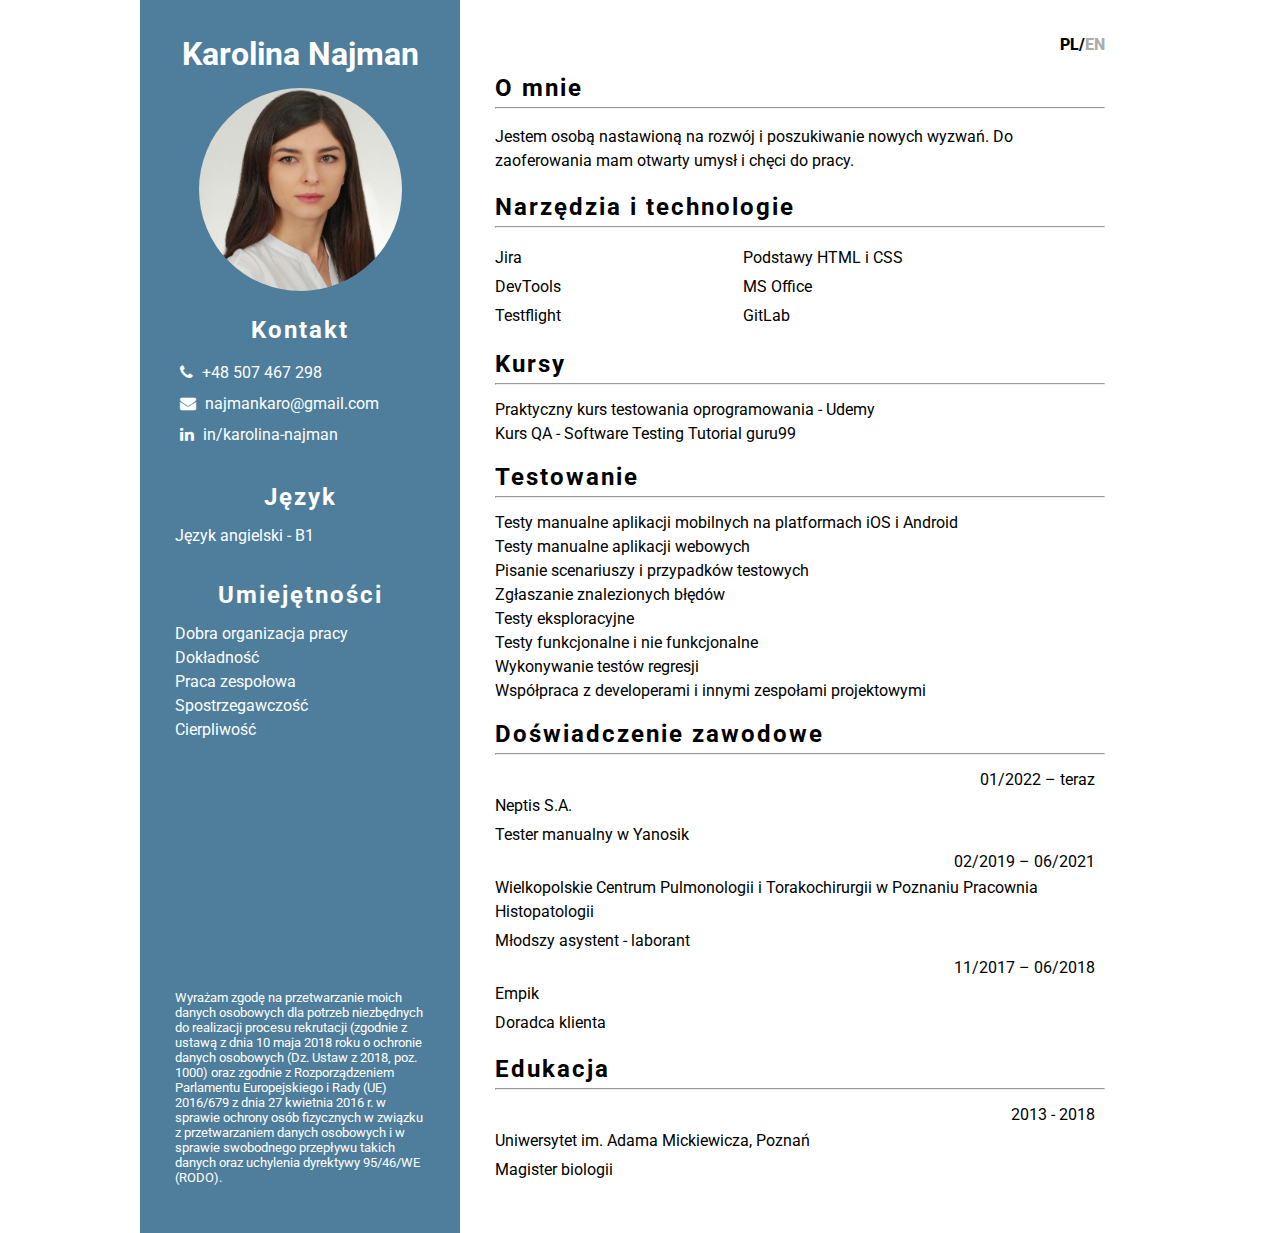
<file: index.html>
<!doctype html>
<html lang="pl">
    <head>
        <!-- Global site tag (gtag.js) - Google Analytics -->
        <script async src="https://www.googletagmanager.com/gtag/js?id=UA-96375562-1"></script>
        <script>
         window.dataLayer = window.dataLayer || [];
        function gtag(){dataLayer.push(arguments);}
        gtag('js', new Date());

        gtag('config', 'UA-96375562-1');
        </script>
        <meta charset="UTF-8">
        <title>CV</title>
        <link rel="stylesheet" type="text/css" href="style.css">
        <link href="https://fonts.googleapis.com/css2?family=Roboto:wght@400;700&display=swap" rel="stylesheet">
        <link rel="stylesheet" href="https://cdnjs.cloudflare.com/ajax/libs/font-awesome/4.7.0/css/font-awesome.min.css">
    </head>
    <body>
        <div class="container">
            <div class="column1">
                <h1>Karolina Najman</h1>
                <section class="c1">                    
                    <img class="foto" src="assets/profilowe.jpg" alt="Zdjęcie profilowe">
                </section>
                <section class="c1">
                    <h3>Kontakt</h3>
                    <ul>
                        <li>
                            <i class="fa fa-phone" aria-hidden="true"></i>
                            <p>+48 507 467 298</p>
                        </li>
                        <li>
                            <a href="mailto:najmankaro@gmail.com">
                                <i class="fa fa-envelope" aria-hidden="true"></i>
                            najmankaro@gmail.com</a>
                        </li>
                        <li> 
                            <a href="https://najkaro.github.io/cv/linkedin" target="_blank" >
                                <i class="fa fa-linkedin"> </i> 
                            in/karolina-najman</a>
                        </li>
                    </ul>
                </section>
                <section class="c1">
                    <h3>Język</h3>
                    <ul>
                        <li>Język angielski - B1</li>
                    </ul>
                </section>
                <section class="c1">
                    <h3>Umiejętności</h3>
                        <ul>
                            <li>Dobra organizacja pracy</li>
                            <li>Dokładność</li>
                            <li>Praca zespołowa</li>
                            <li>Spostrzegawczość</li>
                            <li>Cierpliwość</li>
                        </ul>
                </section>
                <section class="c1 position onlyprint">
                    <a href="https://najkaro.github.io/cv/" target="_blank">
                        <img class="qr" src="assets/qr-cv.png" alt="qr code">
                    </a>
                </section>
                <footer>
                    <p>Wyrażam zgodę na przetwarzanie moich danych osobowych dla potrzeb niezbędnych do realizacji procesu rekrutacji (zgodnie z ustawą z dnia 10 maja 2018 roku o ochronie danych osobowych (Dz. Ustaw z 2018, poz. 1000) oraz zgodnie z Rozporządzeniem Parlamentu Europejskiego i Rady (UE) 2016/679 z dnia 27 kwietnia 2016 r. w sprawie ochrony osób fizycznych w związku z przetwarzaniem danych osobowych i w sprawie swobodnego przepływu takich danych oraz uchylenia dyrektywy 95/46/WE (RODO).</p> 
                </footer>
            </div>            
            <div class="column2" >
                <div class="lang no-print">
                    <a class="open-site" rel="pl" href="index.html">PL</a>
                    <span>/</span>
                    <a rel="en" href="en.html">EN</a>
                </div>
                    <section class="c4">
                        <h4>O mnie</h4>
                        <hr>
                        <p>
                            Jestem osobą nastawioną na rozwój i poszukiwanie nowych wyzwań. Do zaoferowania mam otwarty umysł i chęci do pracy.
                        <span class="opis onlyprint">Kod QR przenosi do mojej strony www z aktualnym CV napisanym w HTML.</span>
                        </p>
                    </section>
                    <section class="c2">
                        <h4>Narzędzia i technologie</h4>
                        <hr>
                            <ul>
                                <li>Jira</li>
                                <li>Podstawy HTML i CSS</li>
                                <!-- <li>Podstawy SQL</li> -->
                                <li>DevTools</li>
                                <!-- <li>TestLink</li> -->
                                <!-- <li>Trello</li> -->
                                <li>MS Office</li>
                                <li>Testflight</li>
                                <li>GitLab</li>
                            </ul>
                        </section>
                        <section class="c3">
                            <h4>Kursy</h4>
                            <hr>
                            <ul>
                                <li>Praktyczny kurs testowania oprogramowania - Udemy</li>   
                                <li>Kurs QA - Software Testing Tutorial guru99</li> 
                                <!-- <li>Kurs SQL z kursySQL.pl</li> -->
                            </ul> 
                        </section>     
                    <section class="c3">
                        <h4>Testowanie</h4>
                        <hr>
                        <ul>
                            <li>Testy manualne aplikacji mobilnych na platformach iOS i Android</li>
                            <li>Testy manualne aplikacji webowych</li>
                            <!-- <li>Znajomość zagadnień z sylabusa ISTQB</li> -->
                            <!-- <li>Zapoznanie się ze zwinnymi metodykami pracy</li> -->
                            <li>Pisanie scenariuszy i przypadków testowych</li>
                            <li>Zgłaszanie znalezionych błędów</li>
                            <li>Testy eksploracyjne</li>
                            <li>Testy funkcjonalne i nie funkcjonalne</li>
                            <li>Wykonywanie testów regresji</li>
                            <li>Współpraca z developerami i innymi zespołami projektowymi</li>
                        </ul>   
                    </section>         
                    <section class="c5">
                        <h4>Doświadczenie zawodowe</h4>
                        <hr>
                            <ul>
                                <li>
                                    <span>01/2022 – teraz</span>
                                    <p>Neptis S.A.</p>
                                    <p>Tester manualny w Yanosik</p>
                                </li>
                                <li>
                                    <span>02/2019 – 06/2021</span>
                                    <p>Wielkopolskie Centrum Pulmonologii i Torakochirurgii w Poznaniu Pracownia Histopatologii</p>
                                    <p>Młodszy asystent  - laborant</p>
                                </li>
                                <!-- <li>
                                    <span>07/2018 – 09/2018</span>
                                    <p>Zakład Patomorfologii Klinicznej Szpitala im. Heliodora Święcickiego Uniwersytetu Medycznego w Poznaniu</p>
                                    <p>Staż w Pracowni Histopatologii</p>
                                </li> -->
                                <li>
                                    <span>11/2017 – 06/2018</span>
                                    <p>Empik</p>
                                    <p>Doradca klienta</p>
                                </li>
                                <!-- <li>
                                    <span>07/2016 – 09/2016</span>
                                    <p>PozLab Sp. Z o. o.</p>
                                    <p>Staż w laboratorium mikrobiologicznym</p>
                                </li> -->
                            </ul>
                    </section>
                    <section class="c5">
                        <h4>Edukacja</h4>
                        <hr>
                        <ul>
                            <li>
                                <span>2013 - 2018</span>
                                <p>Uniwersytet im. Adama Mickiewicza, Poznań</p>
                                <p>Magister biologii</p>
                            </li>
                        </ul>
                    </section>
                    <!-- <section class="c4">
                        <h4>Hobby/Zainteresowania</h4>
                        <hr>
                        <p>
                            Szeroko pojęta branża beauty - makijaż, trychologia, naturalna pielęgnacja włosów, skóry i ciała.
                            W wolnej chwili seriale lub wycieczki piesze, samochodowe lub rowerowe. Testowanie swoich umiejętności kucharskich i cukierniczych.
                        </p>
                    </section> -->
            </div>
      </div>      
    </body>
</html>
</file>
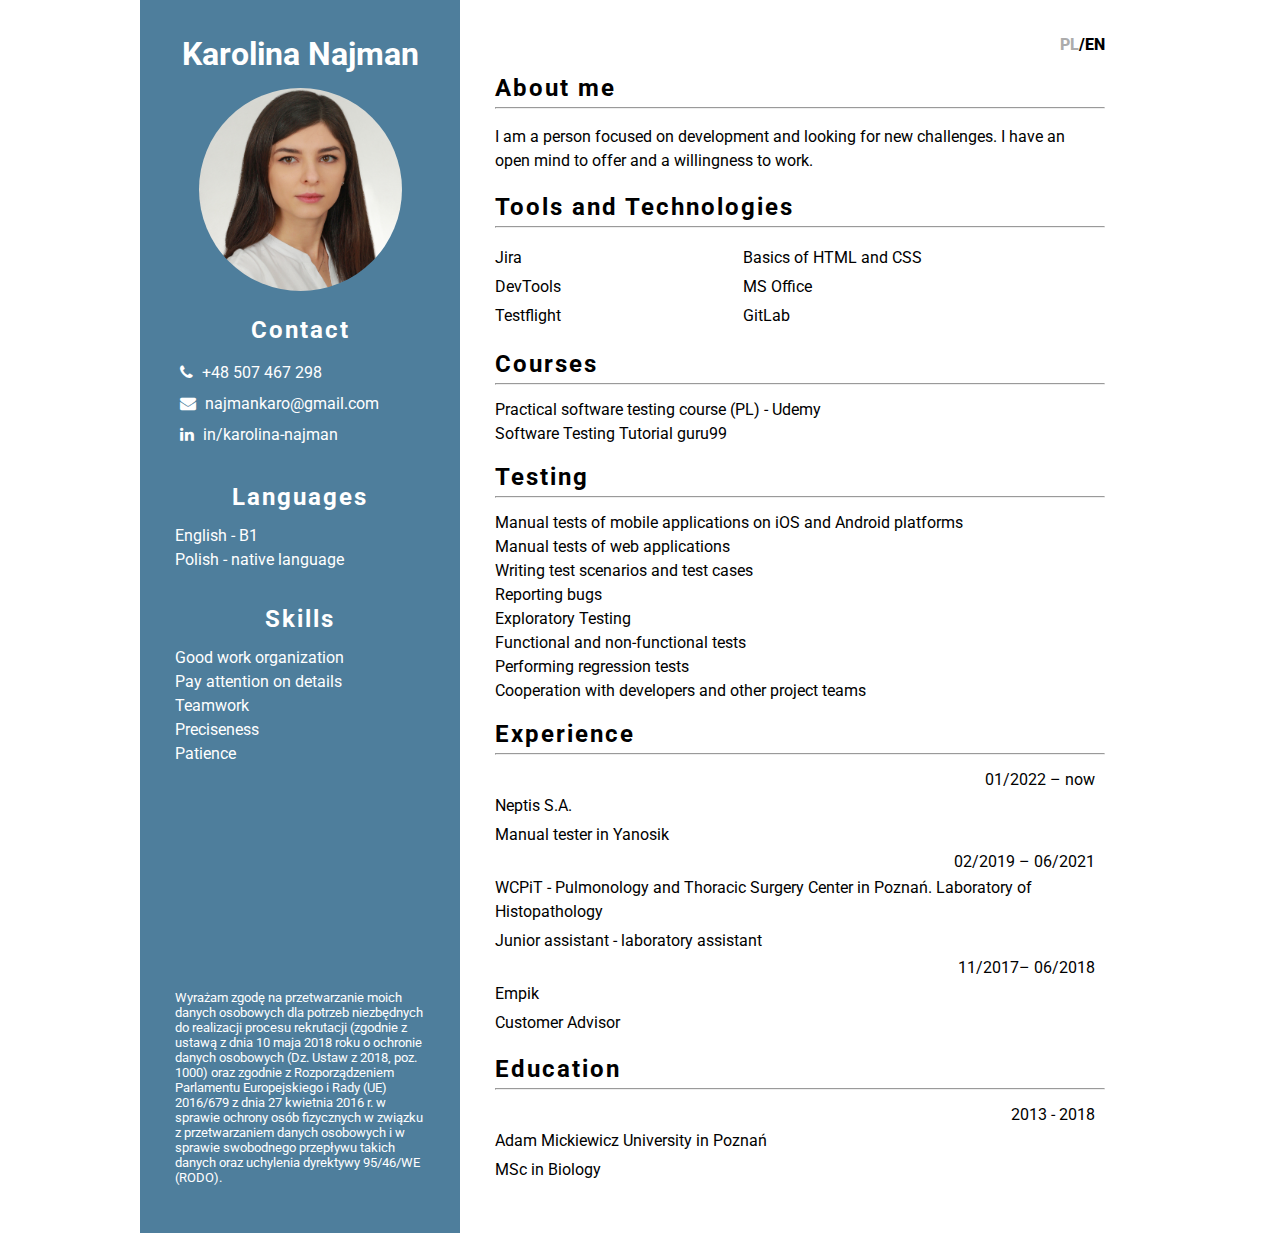
<file: en.html>
<!doctype html>
<html lang="pl">
    <head>
        <!-- Global site tag (gtag.js) - Google Analytics -->
        <script async src="https://www.googletagmanager.com/gtag/js?id=UA-96375562-1"></script>
        <script>
        window.dataLayer = window.dataLayer || [];
        function gtag(){dataLayer.push(arguments);}
        gtag('js', new Date());

        gtag('config', 'UA-96375562-1');
        </script>
        <meta charset="UTF-8">
        <title>CV</title>
        <link rel="stylesheet" href="style.css">
        <link href="https://fonts.googleapis.com/css2?family=Roboto:wght@400;700&display=swap" rel="stylesheet">
        <link rel="stylesheet" href="https://cdnjs.cloudflare.com/ajax/libs/font-awesome/4.7.0/css/font-awesome.min.css">        
    </head>
    <body>
        <div class="container">
            <div class="column1">
                <h1>Karolina Najman</h1>
                <section class="c1">                    
                    <img class="foto" src="assets/profilowe.jpg" alt="Zdjęcie profilowe">
                </section>
                <section class="c1">
                    <h3>Contact</h3>
                    <ul>
                        <li>
                            <i class="fa fa-phone" aria-hidden="true"></i>
                            <p>+48 507 467 298</p>
                        </li>
                        <li>
                            <a href="mailto:najmankaro@gmail.com">
                                <i class="fa fa-envelope" aria-hidden="true"></i>
                            najmankaro@gmail.com</a>
                        </li>
                        <li> 
                            <a href="https://najkaro.github.io/cv/linkedin" target="_blank" >
                                <i class="fa fa-linkedin"></i> 
                            in/karolina-najman</a>
                        </li>
                    </ul>
                </section>
                <section class="c1">
                    <h3>Languages</h3>
                    <ul>
                        <li>English - B1</li>
                        <li>Polish - native language</li>
                    </ul>
                </section>
                <section class="c1">
                    <h3>Skills</h3>
                            <ul>
                                <li>Good work organization </li>
                                <li>Pay attention on details</li>
                                <li>Teamwork</li>
                                <li>Preciseness</li> 
                                <li>Patience</li>
                            </ul>
                </section>
                <section class="c1 position onlyprint">
                    <a href="https://najkaro.github.io/cv/" target="_blank">
                        <img class="qr" src="assets/qr-cv.png" alt="qr code">
                    </a>
                </section>
                <footer>
                    <p>Wyrażam zgodę na przetwarzanie moich danych osobowych dla potrzeb niezbędnych do realizacji procesu rekrutacji (zgodnie z ustawą z dnia 10 maja 2018 roku o ochronie danych osobowych (Dz. Ustaw z 2018, poz. 1000) oraz zgodnie z Rozporządzeniem Parlamentu Europejskiego i Rady (UE) 2016/679 z dnia 27 kwietnia 2016 r. w sprawie ochrony osób fizycznych w związku z przetwarzaniem danych osobowych i w sprawie swobodnego przepływu takich danych oraz uchylenia dyrektywy 95/46/WE (RODO).</p> 
                </footer>
            </div>            
            <div class="column2" >
                <div class="lang no-print">
                    <a rel="pl" href="index.html">PL</a>
                    <span>/</span>
                    <a class="open-site" rel="en" href="en.html">EN</a>
                </div>
                    <section class="c4">
                        <h4>About me</h4>
                        <hr>
                        <p>
                            I am a person focused on development and looking for new challenges. I have an open mind to offer and a willingness to work. 
                            <span class="opis onlyprint">
                                The QR code takes you to my website with a current CV written in HTML.
                            </span>
                        </p>
                    </section>
                    <section class="c2">
                        <h4>Tools and Technologies</h4>
                        <hr>
                            <ul>
                                <li>Jira</li>
                                <li>Basics of HTML and CSS</li>
                                <!-- <li>Simple SQL queries</li> -->
                                <li>DevTools</li>                                
                                <!-- <li>Trello</li> -->
                                <!-- <li>TestLink</li> -->
                                <li>MS Office</li>
                                <li>Testflight</li>
                                <li>GitLab</li>
                            </ul>
                    </section>
                    <section class="c3">
                        <h4>Courses</h4>
                        <hr>
                        <ul>
                            <li>Practical software testing course (PL) - Udemy</li>   
                            <li>Software Testing Tutorial guru99</li> 
                            <!-- <li>SQL Course from kursySQL.pl</li> -->
                        </ul> 
                    </section>
                    <section class="c3">
                        <h4>Testing</h4>
                        <hr>
                        <ul>
                            <li>Manual tests of mobile applications on iOS and Android platforms</li>
                            <li>Manual tests of web applications</li>
                            <!-- <li>Knowledge of the ISTQB syllabus (no certificate)</li> -->
                            <!-- <li>Get to know with the agile methodology of work</li>   -->
                            <li>Writing test scenarios and test cases</li>
                            <li>Reporting bugs</li>
                            <li>Exploratory Testing</li>
                            <li>Functional and non-functional tests</li>  
                            <li>Performing regression tests</li> 
                            <li>Cooperation with developers and other project teams</li>                
                        </ul>   
                    </section>        
                    <section class="c5">
                        <h4>Experience</h4>
                        <hr>
                        <ul>
                                <li>
                                    <span>01/2022 – now</span>
                                    <p>Neptis S.A.</p>
                                    <p>Manual tester in Yanosik</p>
                                </li>
                                <li>
                                    <span>02/2019 – 06/2021</span>
                                    <p>WCPiT - Pulmonology and Thoracic Surgery Center in Poznań. Laboratory of Histopathology</p>
                                    <p>Junior assistant - laboratory assistant</p>
                                </li>
                                <!-- <li> -->
                                    <!-- <span>07/2018 – 09/2018</span> -->
                                    <!-- <p>Department of Clinical Pathomorphology, Heliodor Święcicki Hospital, Medical University of Poznań</p> -->
                                    <!-- <p>Internship at the Histopathology Laboratory</p> -->
                                <!-- </li> -->
                                <li>
                                    <span>11/2017– 06/2018</span>
                                    <p>Empik</p>
                                    <p>Customer Advisor</p>
                                </li>
                                <!-- <li> -->
                                    <!-- <span>07/2016 – 09/2016</span> -->
                                    <!-- <p>PozLab Sp. Z o. o.</p> -->
                                    <!-- <p>Internship in a microbiology laboratory</p> -->
                                <!-- </li> -->
                            </ul>
                        </section>
                    <section class="c5">
                        <h4>Education</h4>
                        <hr>
                        <ul>
                            <li>
                                <span>2013 - 2018</span>
                                <p>Adam Mickiewicz University in Poznań</p>
                                <p>MSc in Biology</p>
                            </li>
                        </ul>
                    </section>
                    <!-- <section>
                        <h4>Hobbies / Interests</h4>
                        <hr>
                        <p>Beauty industry - makeup, trichology, natural hair, skin, and body care. In free time, series or hiking, car or bicycle tours. Testing my cooking and baking skills.
                        </p>
                    </section> -->
            </div>
      </div>      
    </body>
</html>
</file>
<file: style.css>
@page {
    margin: 0;
    /* size:letter; */
}
@media print {
    .lang.no-print {
        display:none; 
    }
    .c1.position.onlyprint {
        visibility: visible;
    }
    .opis.onlyprint {
        display: inline;
    }
    /* If the screen size is 501px wide or more, set the font-size of <div> to 80px */
/* @media screen and (min-width: 501px) { */
    /* div .container { */
      /* font-size: 16px; */
    /* } */
  /* } */
  
  /* If the screen size is 500px wide or less, set the font-size of <div> to 30px */
  @media screen and (max-width: 550px) {
    div.container {
      /* font-size: 14px; */
      font-size: 5vw
    }
  }
   
}
html {
    height: 100%;
}
body {
    font-family: 'Roboto', sans-serif;
    font-size: 16px;
    height: 100%;
    margin: 0;
    background-color: rgb(255, 255, 255);
}
.container {
    width: 1000px;
    display: flex;
    margin: 0 auto;  
    min-height: 100%;
}
.column1 {
    display: flex;
    flex-direction: column;
    background-color: #4e7e9c;
    color: white;
    padding: 35px;
    max-width: 25%;
}
.foto {
    display: block;
    margin: 5px auto;
    width: 203px;
    height: 203px;
    object-fit: cover;
    object-position: 0px 18%;
    border-radius: 50%;
}
.c1.position {
    display: flex;
    flex: auto;
    justify-content: center;
    align-items: center;
    margin: auto;
    visibility: hidden;
}
.qr {
    object-fit: cover;
    width: 153px;
}
h1 {
    text-align: center;
    margin: 0;
}
.c1>ul>li, .c3>ul>li {
    margin: 5px auto;
}
.c1>ul, .c2>ul, .c3>ul, .c5>ul {
    padding: 0;
    list-style-type: none;
    margin-top: 15px;
}
.c1 p {
    display: inline;
}
.c1 {
    margin:10px 0;
}
a:link {
    color: rgb(255, 255, 255);
    text-decoration: none;
}
a:hover {
    color: blue;
    text-decoration: underline;
}
a:visited {
    color: rgb(185, 184, 184);
    text-decoration: none;
}
h3 {
    text-align: center;
    letter-spacing: 2px;
    font-size: x-large;
    margin: 0;
}
.column2 {
    padding: 35px;
}
.column2 p {
    padding-right: 15px;
    line-height: 1.5;
}
.opis {
    display: none;
}
footer {
    font-size: small;
}
h4 {
    letter-spacing: 2px;
    font-size: x-large;
    margin: 20px 0 5px 0;
}
.c2>ul>li { 
    /* narzędzia i technologie */
    width: 40%;
    display: inline-table;
    margin: 5px 0;
}
.c5>ul>li>span {
    /* doświadczenie i edukacja daty */
    display: flex;
    justify-content: right;
    margin: 5px 0;
    padding-right: 10px;
}
.c5>ul>li>p {
    margin: 5px 0;
}
.fa {
    /* ikony sociali */
    padding: 5px;
    color: white;
}
.lang {
    display: flex;
    flex-direction: row;
    justify-content: flex-end;
    font-weight: 800;
}
.lang a:link, .lang a:visited {      
    color: rgb(172, 172, 172);
}
.lang a:hover {
    color: rgb(122, 111, 111);
}
.lang a.open-site {
    color:black;
}
hr {
    margin: 0; 
    color: black;
}
</file>
